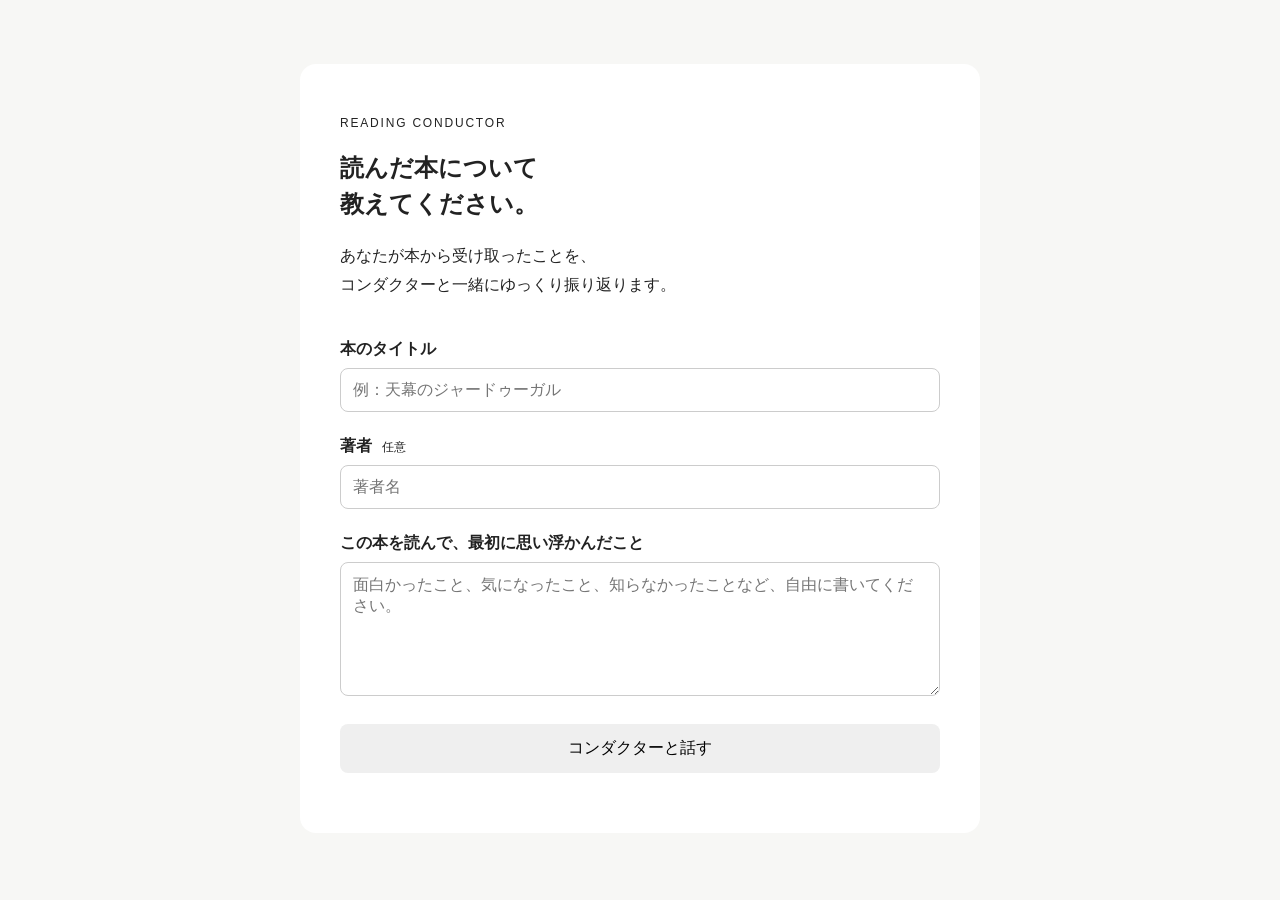
<file: AITalk.html>
<!DOCTYPE html>
<html lang="ja">

<head>
  <meta charset="UTF-8">
  <meta name="viewport" content="width=device-width, initial-scale=1.0">

  <title>読書コンダクター</title>

  <link rel="stylesheet" href="AITalk.css">
</head>

<body>

  <main class="conductor-container">

    <section class="book-registration">

      <p class="conductor-label">READING CONDUCTOR</p>

      <h1>読んだ本について<br>教えてください。</h1>

      <p class="description">
        あなたが本から受け取ったことを、<br>
        コンダクターと一緒にゆっくり振り返ります。
      </p>

      <form id="book-form">

        <div class="form-group">
          <label for="book-title">本のタイトル</label>

          <input
            type="text"
            id="book-title"
            placeholder="例：天幕のジャードゥーガル"
            required
          >
        </div>

        <div class="form-group">
          <label for="book-author">
            著者
            <span class="optional">任意</span>
          </label>

          <input
            type="text"
            id="book-author"
            placeholder="著者名"
          >
        </div>

        <div class="form-group">
          <label for="book-impression">
            この本を読んで、最初に思い浮かんだこと
          </label>

          <textarea
            id="book-impression"
            rows="6"
            placeholder="面白かったこと、気になったこと、知らなかったことなど、自由に書いてください。"
            required
          ></textarea>
        </div>

        <button type="submit" id="start-conductor">
          コンダクターと話す
        </button>

      </form>

      <p id="form-message"></p>

      <section id="conversation-area" hidden>

  <p class="conductor-name">CONDUCTOR</p>

        <div id="conversation-log"></div>

        <form id="conversation-form">
          <textarea
            id="conversation-input"
            rows="4"
            placeholder="コンダクターへの回答を入力してください"
          ></textarea>

          <button type="submit" id="conversation-send">
            送信
          </button>
        </form>

      </section>

      </section>

    </section>

  </main>

  <script src="AITalk.js"></script>

</body>
</html>
</file>
<file: AITalk.css>
* {
  box-sizing: border-box;
}

body {
  margin: 0;
  font-family: sans-serif;
  background: #f7f7f5;
  color: #222;
}

.conductor-container {
  width: min(90%, 680px);
  margin: 0 auto;
  padding: 64px 0;
}

.book-registration {
  background: #fff;
  padding: 40px;
  border-radius: 16px;
}

.conductor-label {
  font-size: 12px;
  letter-spacing: 0.15em;
}

h1 {
  line-height: 1.5;
}

.description {
  line-height: 1.8;
  margin-bottom: 40px;
}

.form-group {
  margin-bottom: 24px;
}

label {
  display: block;
  margin-bottom: 8px;
  font-weight: bold;
}

.optional {
  margin-left: 6px;
  font-size: 12px;
  font-weight: normal;
}

input,
textarea {
  width: 100%;
  padding: 12px;
  border: 1px solid #ccc;
  border-radius: 8px;
  font: inherit;
}

textarea {
  resize: vertical;
}

button {
  width: 100%;
  padding: 14px;
  border: 0;
  border-radius: 8px;
  cursor: pointer;
  font: inherit;
}

#form-message {
  margin-top: 20px;
}
</file>
